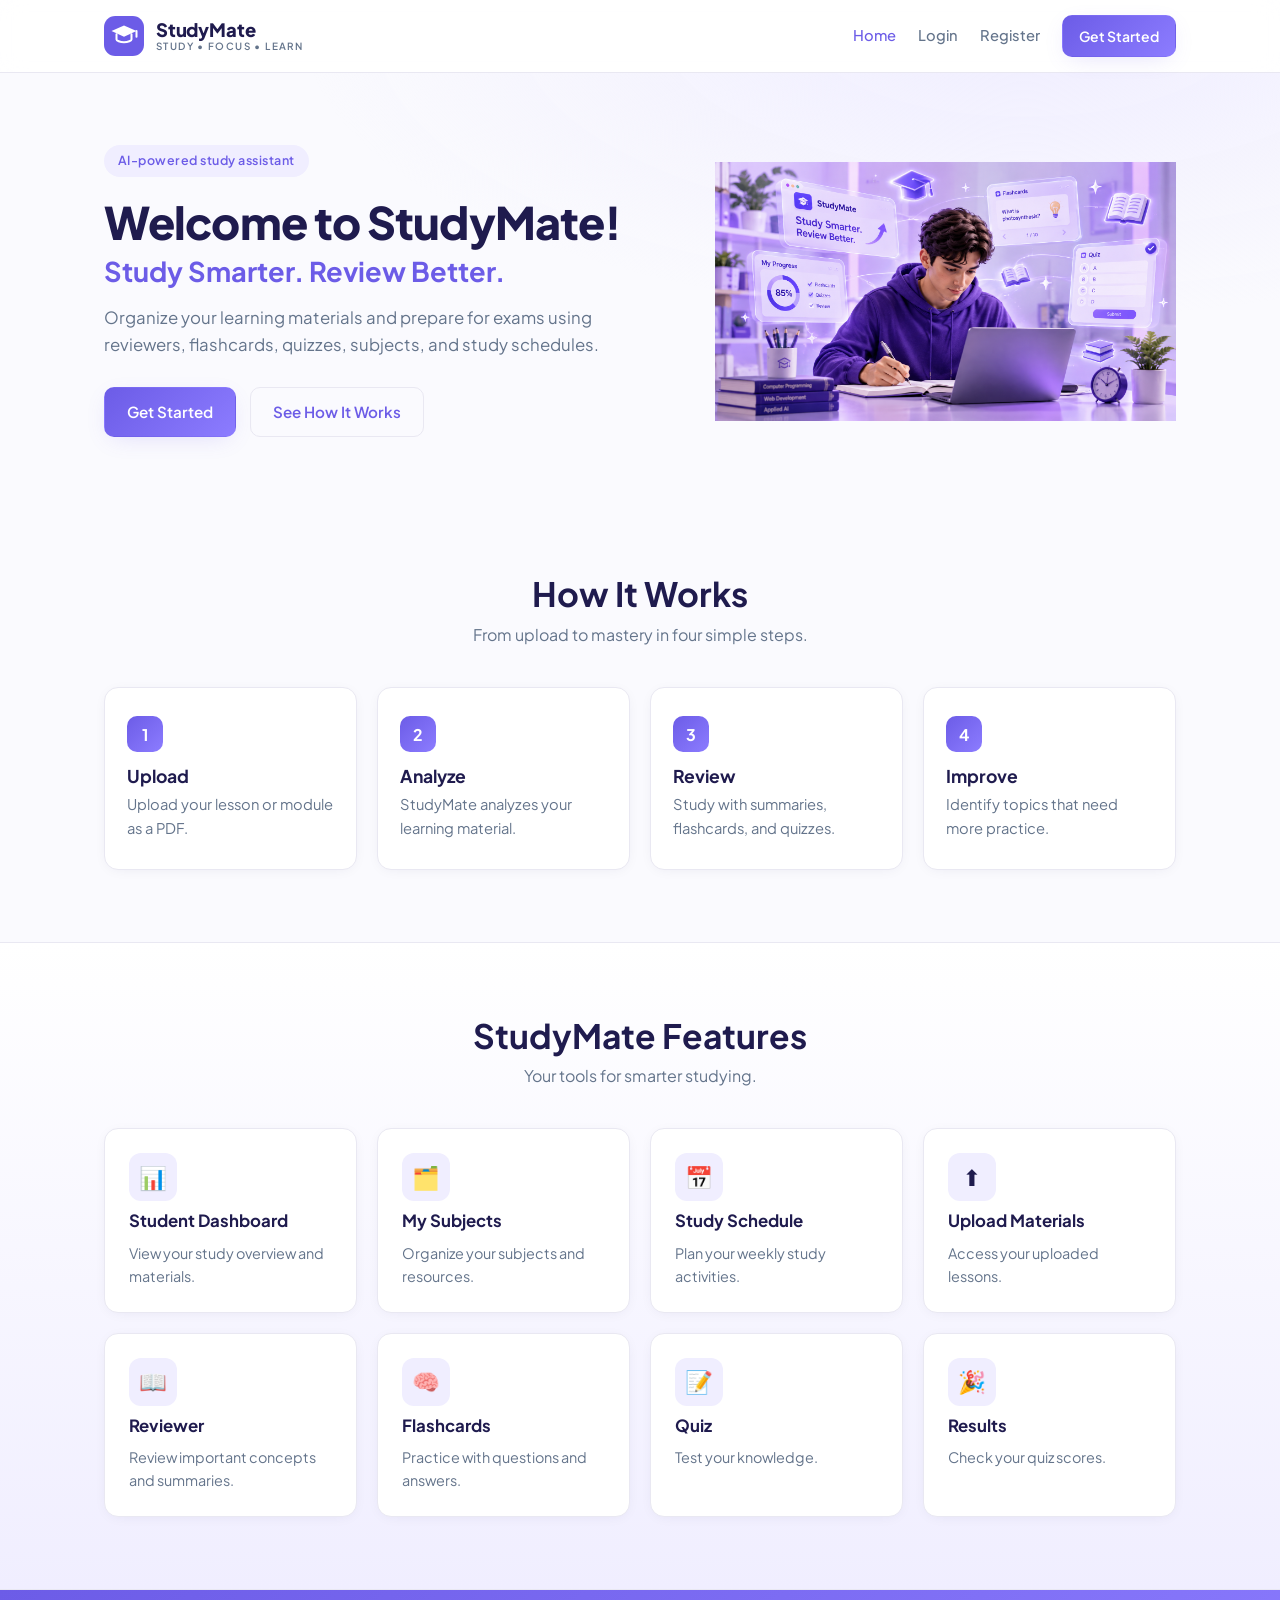
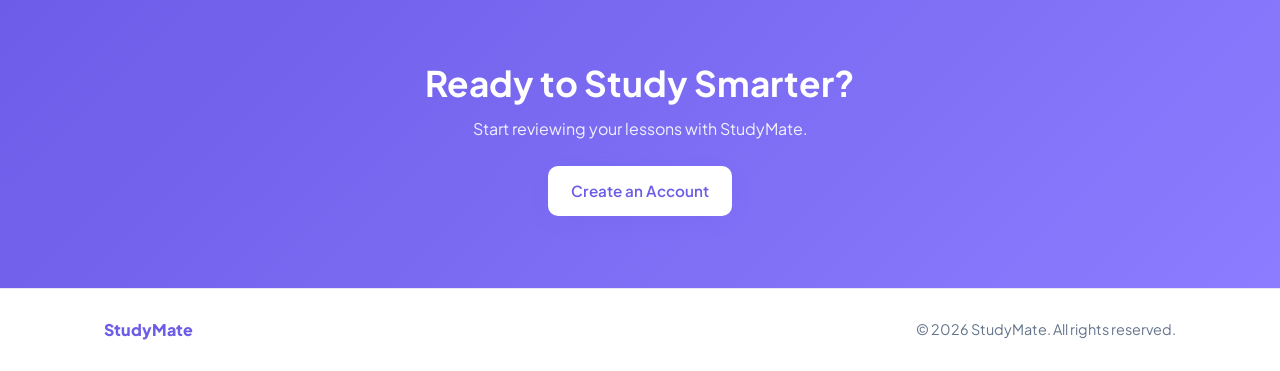
<file: index.html>
<!DOCTYPE html>
<html lang="en">
<head>
    <meta charset="UTF-8">
    <meta name="viewport" content="width=device-width, initial-scale=1.0">

    <title>StudyMate - Home</title>
    <meta name="description" content="StudyMate helps students create summaries, flashcards, quizzes, and study schedules.">

    <!-- Google Font -->
    <link rel="preconnect" href="https://fonts.googleapis.com">
    <link rel="preconnect" href="https://fonts.gstatic.com" crossorigin>
    <link href="https://fonts.googleapis.com/css2?family=Plus+Jakarta+Sans:wght@400;500;600;700;800&display=swap" rel="stylesheet">

    <!-- CSS -->
    <link rel="stylesheet" href="css/main.css">

    <!-- JavaScript -->
    <script src="js/studymate.js" defer></script>
</head>

<body>

    <!-- Header - Jeadine -->
    <header class="site-header">
        <div class="container header-inner">

            <a href="index.html" class="brand">
                <img
                    src="assets/icons/studymate-logo.svg"
                    alt="StudyMate logo"
                    width="40"
                    height="40"
                >

                <span class="brand-text">
                    <span class="brand-name">StudyMate</span>
                    <span class="brand-tag">STUDY • FOCUS • LEARN</span>
                </span>
            </a>

            <!-- Navigation - Jeadine -->
            <nav class="site-nav" aria-label="Main navigation">

                <a href="index.html" class="nav-link active">Home</a>
                <a href="pages/login.html" class="nav-link">Login</a>
                <a href="pages/register.html" class="nav-link">Register</a>
                <a href="pages/login.html" class="btn btn-primary btn-sm">
                    Get Started
                </a>

            </nav>
        </div>
    </header>

    <main>

        <!-- Hero Section - Jeadine -->
        <section class="hero">
            <div class="container hero-inner">

                <!-- Hero Text - Jeadine -->
                <div class="hero-copy">

                    <span class="eyebrow">
                        AI-powered study assistant
                    </span>

                    <h1>Welcome to StudyMate!</h1>

                    <h2 class="hero-headline">
                        Study Smarter. Review Better.
                    </h2>

                    <p class="hero-text">
                        Organize your learning materials and prepare for exams
                        using reviewers, flashcards, quizzes, subjects, and
                        study schedules.
                    </p>

                    <div class="hero-actions">
                        <a href="pages/login.html" class="btn btn-primary">
                            Get Started
                        </a>

                        <a href="#how-it-works" class="btn btn-ghost">
                            See How It Works
                        </a>
                    </div>

                </div>

                <!-- Hero Image - Jeadine -->
                <div class="hero-image">
                    <img
                        src="assets/images/studymate-hero.png"
                        alt="Student studying using StudyMate AI learning tools"
                        class="hero-image-img"
                    >
                </div>

            </div>
        </section>

        <!-- How It Works - Jeadine -->
        <section id="how-it-works" class="section">
            <div class="container">

                <div class="section-head">
                    <h2 class="section-title">How It Works</h2>
                    <p class="section-sub">
                        From upload to mastery in four simple steps.
                    </p>
                </div>

                <ol class="steps">

                    <li class="step">
                        <span class="step-num">1</span>
                        <h3>Upload</h3>
                        <p>Upload your lesson or module as a PDF.</p>
                    </li>

                    <li class="step">
                        <span class="step-num">2</span>
                        <h3>Analyze</h3>
                        <p>StudyMate analyzes your learning material.</p>
                    </li>

                    <li class="step">
                        <span class="step-num">3</span>
                        <h3>Review</h3>
                        <p>Study with summaries, flashcards, and quizzes.</p>
                    </li>

                    <li class="step">
                        <span class="step-num">4</span>
                        <h3>Improve</h3>
                        <p>Identify topics that need more practice.</p>
                    </li>

                </ol>
            </div>
        </section>

        <!-- Features Section - Jeadine -->
        <section class="section section-muted">
            <div class="container">

                <div class="section-head">
                    <h2 class="section-title">StudyMate Features</h2>
                    <p class="section-sub">
                        Your tools for smarter studying.
                    </p>
                </div>

                <div class="feature-grid">

                    <!-- Dashboard - Jhunric -->
                    <a href="pages/dashboard.html" class="feature-card">
                        <span class="feature-icon">📊</span>
                        <h3>Student Dashboard</h3>
                        <p>View your study overview and materials.</p>
                    </a>

                    <!-- Subjects - Arnan -->
                    <a href="pages/subjects.html" class="feature-card">
                        <span class="feature-icon">🗂️</span>
                        <h3>My Subjects</h3>
                        <p>Organize your subjects and resources.</p>
                    </a>

                    <!-- Schedule - Brett -->
                    <a href="pages/schedule.html" class="feature-card">
                        <span class="feature-icon">📅</span>
                        <h3>Study Schedule</h3>
                        <p>Plan your weekly study activities.</p>
                    </a>

                    <!-- Upload - Jhunric -->
                    <a href="pages/upload.html" class="feature-card">
                        <span class="feature-icon">⬆️</span>
                        <h3>Upload Materials</h3>
                        <p>Access your uploaded lessons.</p>
                    </a>

                    <!-- Reviewer - Arnan -->
                    <a href="pages/reviewer.html" class="feature-card">
                        <span class="feature-icon">📖</span>
                        <h3>Reviewer</h3>
                        <p>Review important concepts and summaries.</p>
                    </a>

                    <!-- Flashcards - Brett -->
                    <a href="pages/flashcards.html" class="feature-card">
                        <span class="feature-icon">🧠</span>
                        <h3>Flashcards</h3>
                        <p>Practice with questions and answers.</p>
                    </a>

                    <!-- Quiz - Sammy -->
                    <a href="pages/quiz.html" class="feature-card">
                        <span class="feature-icon">📝</span>
                        <h3>Quiz</h3>
                        <p>Test your knowledge.</p>
                    </a>

                    <!-- Results - Sammy -->
                    <a href="pages/results.html" class="feature-card">
                        <span class="feature-icon">🎉</span>
                        <h3>Results</h3>
                        <p>Check your quiz scores.</p>
                    </a>

                </div>
            </div>
        </section>

        <!-- Call to Action - Jeadine -->
        <section class="cta-band">
            <div class="container cta-inner">

                <h2>Ready to Study Smarter?</h2>
                <p>Start reviewing your lessons with StudyMate.</p>

                <a href="pages/register.html" class="btn btn-light">
                    Create an Account
                </a>

            </div>
        </section>

    </main>

    <!-- Footer - Jeadine -->
    <footer class="site-footer">
        <div class="container footer-inner">

            <span class="footer-brand">StudyMate</span>

            <p>&copy; 2026 StudyMate. All rights reserved.</p>

        </div>
    </footer>

</body>
</html>
</file>
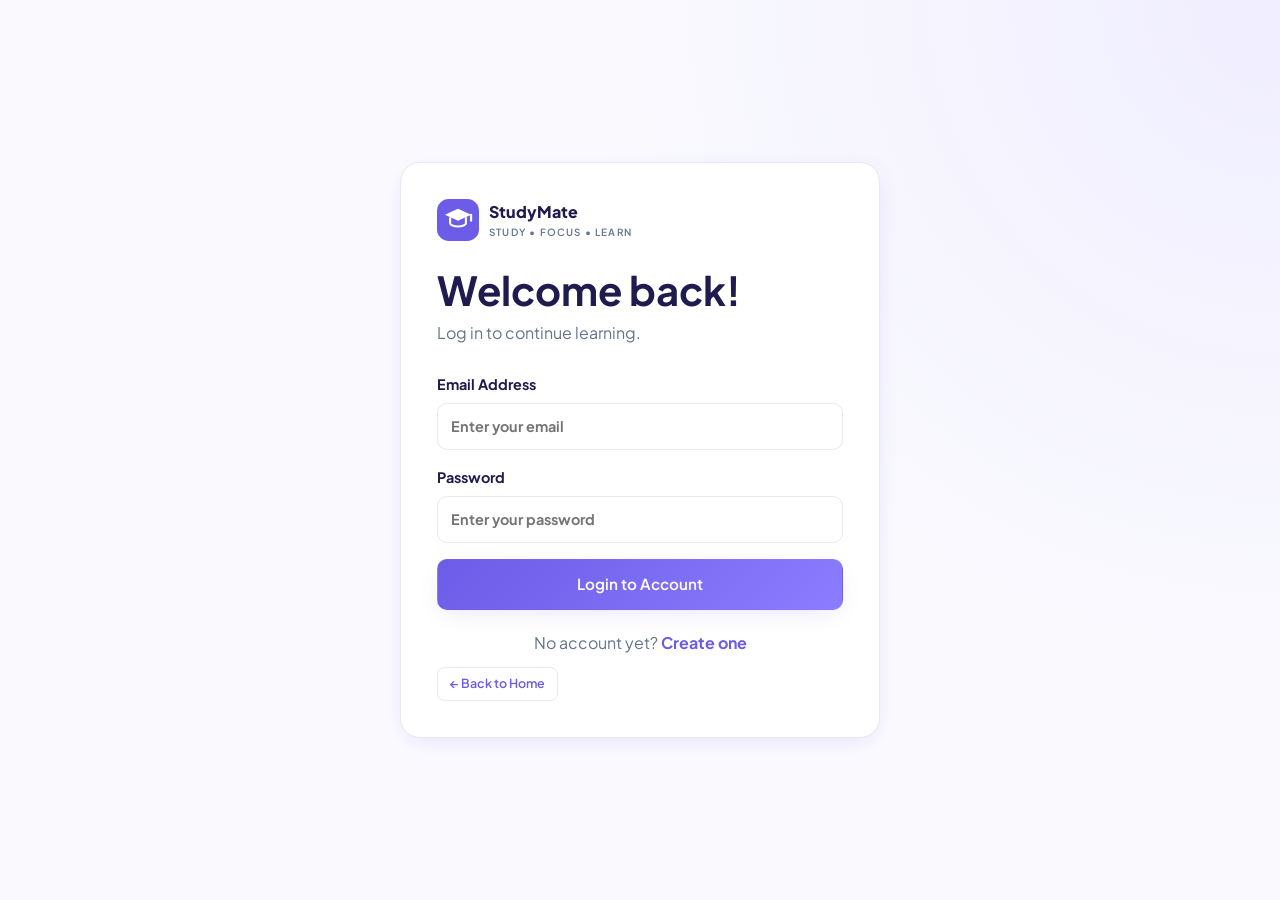
<file: pages/dashboard.html>
<!DOCTYPE html>
<html lang="en">
<head>
    <meta charset="UTF-8">
    <meta name="viewport" content="width=device-width, initial-scale=1.0">

    <title>Student Dashboard | StudyMate</title>

    <meta name="description" content="Manage your study materials and learning activities with StudyMate.">

    <!-- Google Fonts -->
    <link rel="preconnect" href="https://fonts.googleapis.com">
    <link rel="preconnect" href="https://fonts.gstatic.com" crossorigin>
    <link href="https://fonts.googleapis.com/css2?family=Plus+Jakarta+Sans:wght@400;500;600;700;800&display=swap" rel="stylesheet">

    <!-- CSS -->
    <link rel="stylesheet" href="../css/main.css">

    <!-- JavaScript -->
    <script src="../js/studymate.js" defer></script>
</head>

<body>

    <!-- StudyMate Project | Dashboard | Assigned to: Arnan -->

    <!-- Header -->
    <header class="app-header">
        <div class="container app-header-inner">

            <a class="app-brand" href="../index.html">
                <img
                    src="../assets/icons/studymate-logo.svg"
                    width="38"
                    height="38"
                    alt="StudyMate Logo"
                >

                <span>
                    StudyMate
                    <small>STUDY • FOCUS • LEARN</small>
                </span>
            </a>

            <nav class="app-nav">
                <a href="dashboard.html">Dashboard</a>
                <a href="subjects.html">Subjects</a>
                <a href="schedule.html">Schedule</a>
                <a href="upload.html">Upload</a>

                <button
                    type="button"
                    class="btn btn-outline btn-sm"
                    data-logout
                >
                    Log Out
                </button>
            </nav>

        </div>
    </header>

    <!-- Main Content -->
    <main class="container page-shell">

        <!-- Welcome Section -->
        <section class="page-heading">
            <p class="eyebrow">YOUR PERSONAL STUDY SPACE</p>

            <h1>
                Welcome, <span data-user-name>Student</span>!
            </h1>

            <p>
                Manage your learning materials, organize your study time,
                and track your learning progress.
            </p>
        </section>

        <!-- Study Overview -->
        <section class="stats-grid">

            <article class="stat-card">
                <span>📚</span>
                <strong id="materialCount">0</strong>
                <small>Uploaded Materials</small>
            </article>

            <article class="stat-card">
                <span>🧠</span>
                <strong id="flashcardCount">0</strong>
                <small>Available Flashcards</small>
            </article>

            <article class="stat-card">
                <span>📝</span>
                <strong id="quizCount">0</strong>
                <small>Completed Quizzes</small>
            </article>

        </section>

        <!-- Get Started Section -->
        <section class="content-card">
            <h2>Start Your Learning Journey</h2>

            <p>
                Upload your lesson materials first. StudyMate will use
                your uploaded content to help you review and practice.
            </p>

            <div class="page-actions">
                <a href="upload.html" class="btn btn-primary">
                    Upload Materials
                </a>

                <a href="subjects.html" class="btn btn-outline">
                    Explore Subjects
                </a>
            </div>
        </section>

        <!-- Study Tools -->
        <section>
            <div class="page-heading">
                <h2>My Study Tools</h2>
                <p>Access your learning activities in one place.</p>
            </div>

            <div class="tool-grid">

                <a href="upload.html" class="tool-card">
                    <span>📤</span>
                    <h3>Upload Materials</h3>
                    <p>
                        Add your lessons and study files.
                    </p>
                </a>

                <a href="reviewer.html" class="tool-card">
                    <span>📖</span>
                    <h3>Reviewer</h3>
                    <p>
                        Review important information from your lessons.
                    </p>
                </a>

                <a href="flashcards.html" class="tool-card">
                    <span>🧠</span>
                    <h3>Flashcards</h3>
                    <p>
                        Practice remembering important concepts.
                    </p>
                </a>

                <a href="quiz.html" class="tool-card">
                    <span>📝</span>
                    <h3>Quiz</h3>
                    <p>
                        Test your knowledge and understanding.
                    </p>
                </a>

                <a href="results.html" class="tool-card">
                    <span>🏆</span>
                    <h3>Results</h3>
                    <p>
                        Check your completed quiz scores.
                    </p>
                </a>

                <a href="schedule.html" class="tool-card">
                    <span>📅</span>
                    <h3>Study Schedule</h3>
                    <p>
                        Organize your personal study activities.
                    </p>
                </a>

            </div>
        </section>

        <!-- Uploaded Materials Overview -->
        <section class="content-card" style="margin-top: 28px;">

            <div class="row" style="justify-content: space-between; align-items: center; flex-wrap: wrap;">
                <h2>My Recent Materials</h2>

                <a href="upload.html" class="btn btn-outline back-button">
                    View All Materials →
                </a>
            </div>

            <div id="dashboardMaterials">
                <p class="empty-state">
                    You haven't uploaded any materials yet.
                    Start by adding your first lesson.
                </p>
            </div>

        </section>

    </main>

    <!-- Footer -->
    <footer class="app-footer">
        <div class="container">
            © 2026 StudyMate | STUDY • FOCUS • LEARN
        </div>
    </footer>

    <!-- Dashboard Data -->
    <script>
        document.addEventListener("DOMContentLoaded", function () {

            const user = JSON.parse(
                localStorage.getItem("studyMateCurrentUser") || "null"
            );

            if (!user) return;

            const emailKey = encodeURIComponent(user.email);

            const files = JSON.parse(
                localStorage.getItem("studyMateFiles_" + emailKey) || "[]"
            );

            const results = JSON.parse(
                localStorage.getItem("studyMateResults_" + emailKey) || "[]"
            );

            const materialCount = document.getElementById("materialCount");
            const flashcardCount = document.getElementById("flashcardCount");
            const quizCount = document.getElementById("quizCount");
            const dashboardMaterials = document.getElementById("dashboardMaterials");

            // Display uploaded material count
            materialCount.textContent = files.length;

            // Count available flashcards from uploaded lesson content
            const flashcards = files.flatMap(file =>
                file.content
                    .split(/[.!?\n]+/)
                    .map(sentence => sentence.trim())
                    .filter(sentence => sentence.length > 15)
            );

            flashcardCount.textContent = flashcards.length;

            // Display completed quiz count
            quizCount.textContent = results.length;

            // Display uploaded materials
            if (files.length > 0) {

                dashboardMaterials.innerHTML = files.map(file => `
                    <div class="file-row">
                        <span>📄 ${escapeText(file.name)}</span>
                        <span class="helper-text">Uploaded lesson</span>
                    </div>
                `).join("");

            } else {

                dashboardMaterials.innerHTML = `
                    <div class="empty-state">
                        <h3>No materials uploaded yet.</h3>
                        <p>
                            Upload your first lesson to start creating
                            your study resources.
                        </p>

                        <a href="upload.html" class="btn btn-primary">
                            Upload My First Lesson
                        </a>
                    </div>
                `;
            }

        });

        function escapeText(value) {
            return String(value).replace(/[&<>"']/g, character => ({
                "&": "&amp;",
                "<": "&lt;",
                ">": "&gt;",
                '"': "&quot;",
                "'": "&#39;"
            })[character]);
        }
    </script>

</body>
</html>
</file>
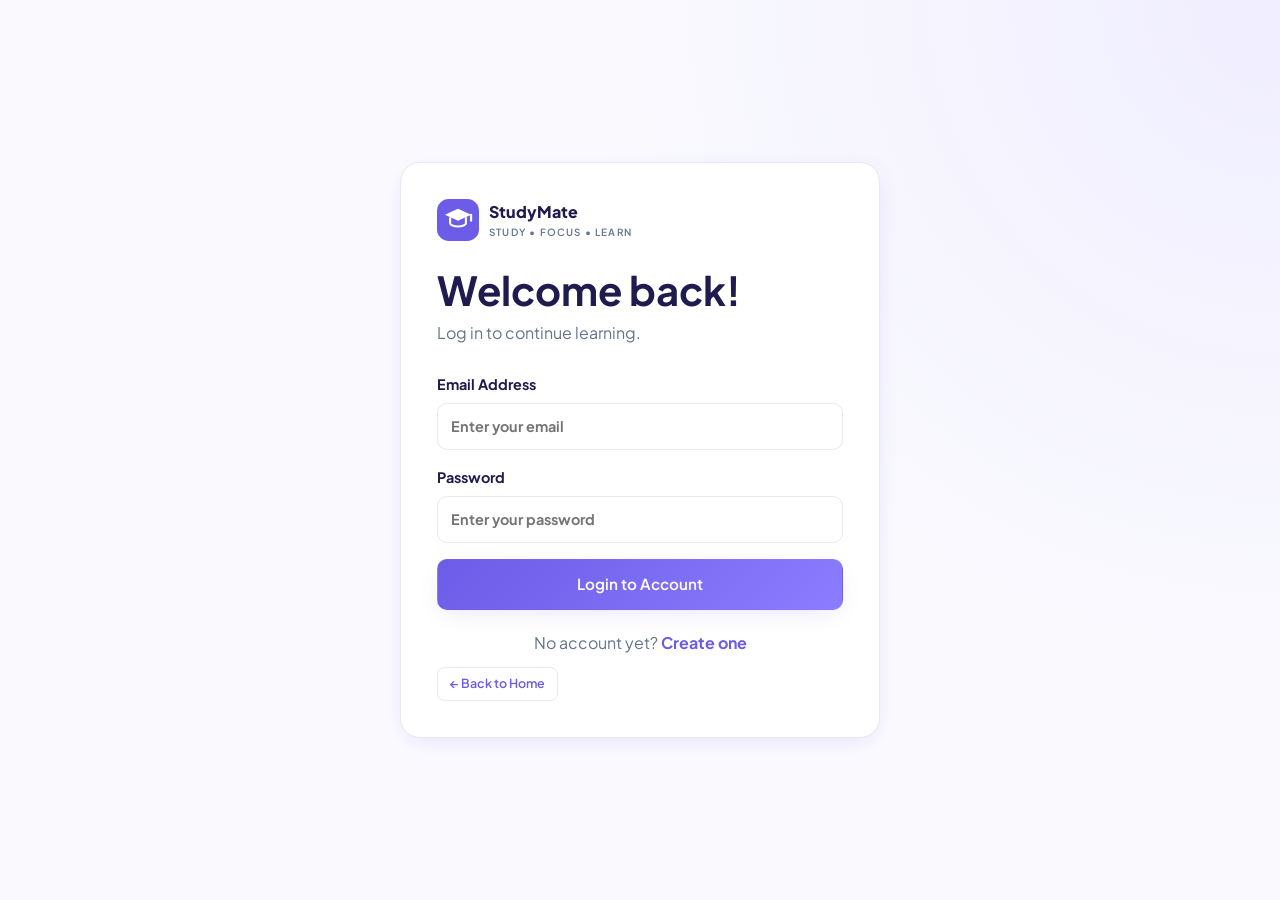
<file: pages/flashcards.html>
<!DOCTYPE html>
<html lang="en">
<head>
    <meta charset="UTF-8">
    <meta name="viewport" content="width=device-width, initial-scale=1.0">
    <title>My Flashcards | StudyMate</title>
    <link rel="stylesheet" href="../css/main.css">
    <script src="../js/studymate.js" defer></script>
</head>
<body>

<header class="app-header">
    <div class="container app-header-inner">
        <a class="app-brand" href="../index.html">StudyMate</a>

        <nav class="app-nav">
            <a href="dashboard.html">Dashboard</a>
            <a href="subjects.html">Subjects</a>
            <a href="schedule.html">Schedule</a>
            <a href="upload.html">Upload</a>
            <button data-logout class="btn btn-outline btn-sm">Log out</button>
        </nav>
    </div>
</header>

<main class="container page-shell">

    <div class="page-heading">
        <p class="eyebrow">ACTIVE RECALL PRACTICE</p>
        <h1>My Flashcards</h1>
        <p>Review important information from your uploaded lessons.</p>
    </div>

    <section id="flashcardContent" class="flashcard-grid">
        <div class="content-card empty-state">
            <h2>No flashcards available yet.</h2>
            <p>Upload your lesson materials to get started.</p>
            <a href="upload.html" class="btn btn-primary">
                Upload Materials
            </a>
        </div>
    </section>

    <div class="page-actions">
        <a href="dashboard.html" class="btn btn-outline">Dashboard</a>
        <a href="quiz.html" class="btn btn-primary">Take Quiz</a>
    </div>

</main>

</body>
</html>
</file>
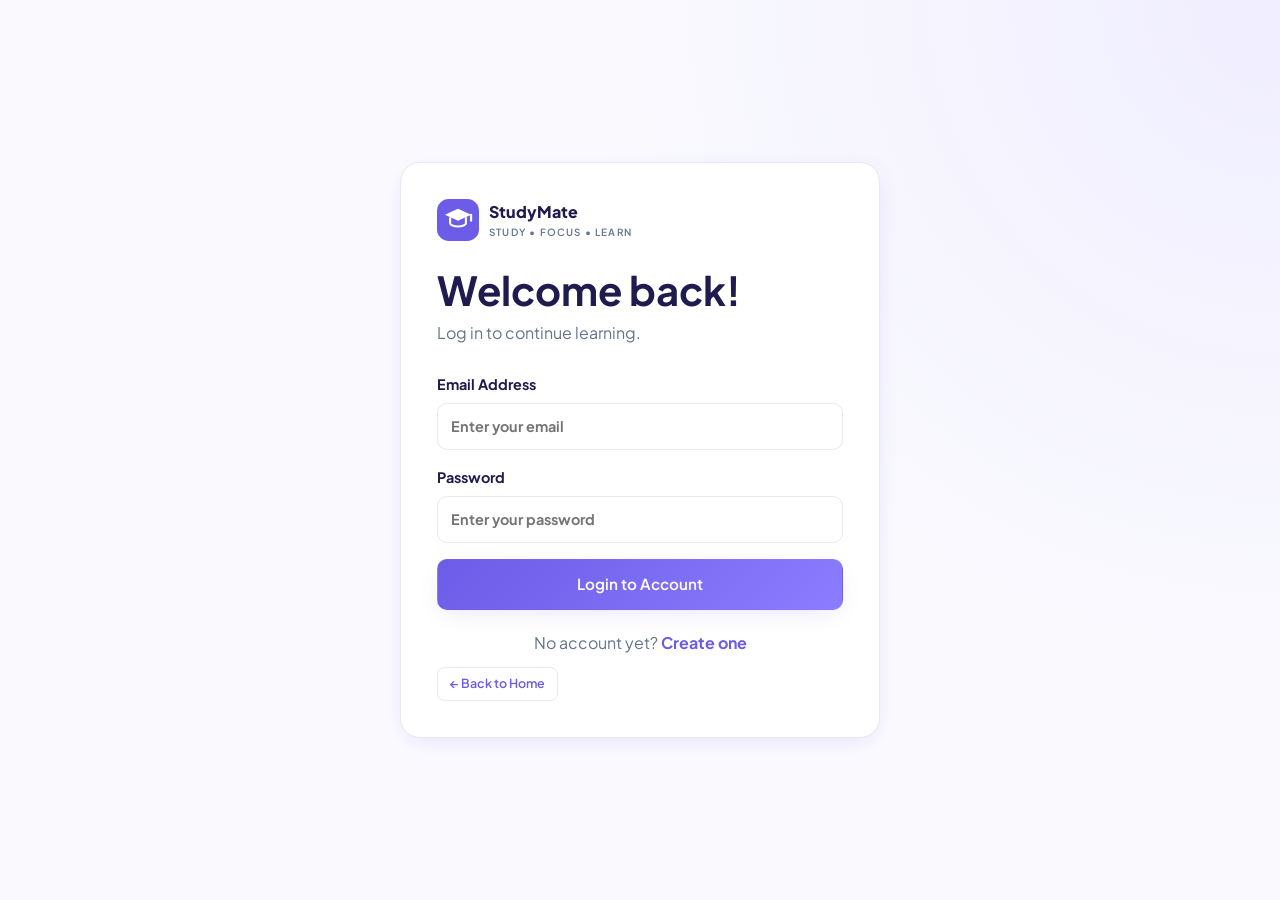
<file: pages/login.html>
<!DOCTYPE html>
<html lang="en">
<head>
    <meta charset="UTF-8">
    <meta name="viewport" content="width=device-width, initial-scale=1.0">

    <title>Login | StudyMate</title>

    <link rel="preconnect" href="https://fonts.googleapis.com">
    <link rel="preconnect" href="https://fonts.gstatic.com" crossorigin>

    <link
        href="https://fonts.googleapis.com/css2?family=Plus+Jakarta+Sans:wght@400;500;600;700;800&display=swap"
        rel="stylesheet"
    >

    <link rel="stylesheet" href="../css/main.css">

    <script src="../js/studymate.js" defer></script>
</head>

<body class="auth-page">

    <!-- StudyMate Project | Login Page | Assigned to: Jeadine -->

    <main class="auth-wrap">

        <section class="auth-card">

            <a class="app-brand auth-brand" href="../index.html">
                <img
                    src="../assets/icons/studymate-logo.svg"
                    width="42"
                    height="42"
                    alt="StudyMate Logo"
                >

                <span>
                    StudyMate
                    <small>STUDY • FOCUS • LEARN</small>
                </span>
            </a>

            <div class="page-heading">
                <h1>Welcome back!</h1>
                <p>Log in to continue learning.</p>
            </div>

            <form id="loginForm" class="form-stack">

                <label for="loginEmail">
                    Email Address
                    <input
                        type="email"
                        id="loginEmail"
                        name="email"
                        placeholder="Enter your email"
                        autocomplete="email"
                        required
                    >
                </label>

                <label for="loginPassword">
                    Password
                    <input
                        type="password"
                        id="loginPassword"
                        name="password"
                        placeholder="Enter your password"
                        autocomplete="current-password"
                        required
                    >
                </label>

                <button
                    type="submit"
                    class="btn btn-primary btn-full"
                >
                    Login to Account
                </button>

            </form>

            <p class="auth-note">
                No account yet?
                <a href="register.html">Create one</a>
            </p>

            <a class="btn btn-outline back-button" href="../index.html">
                ← Back to Home
            </a>

        </section>

    </main>

</body>
</html>
</file>
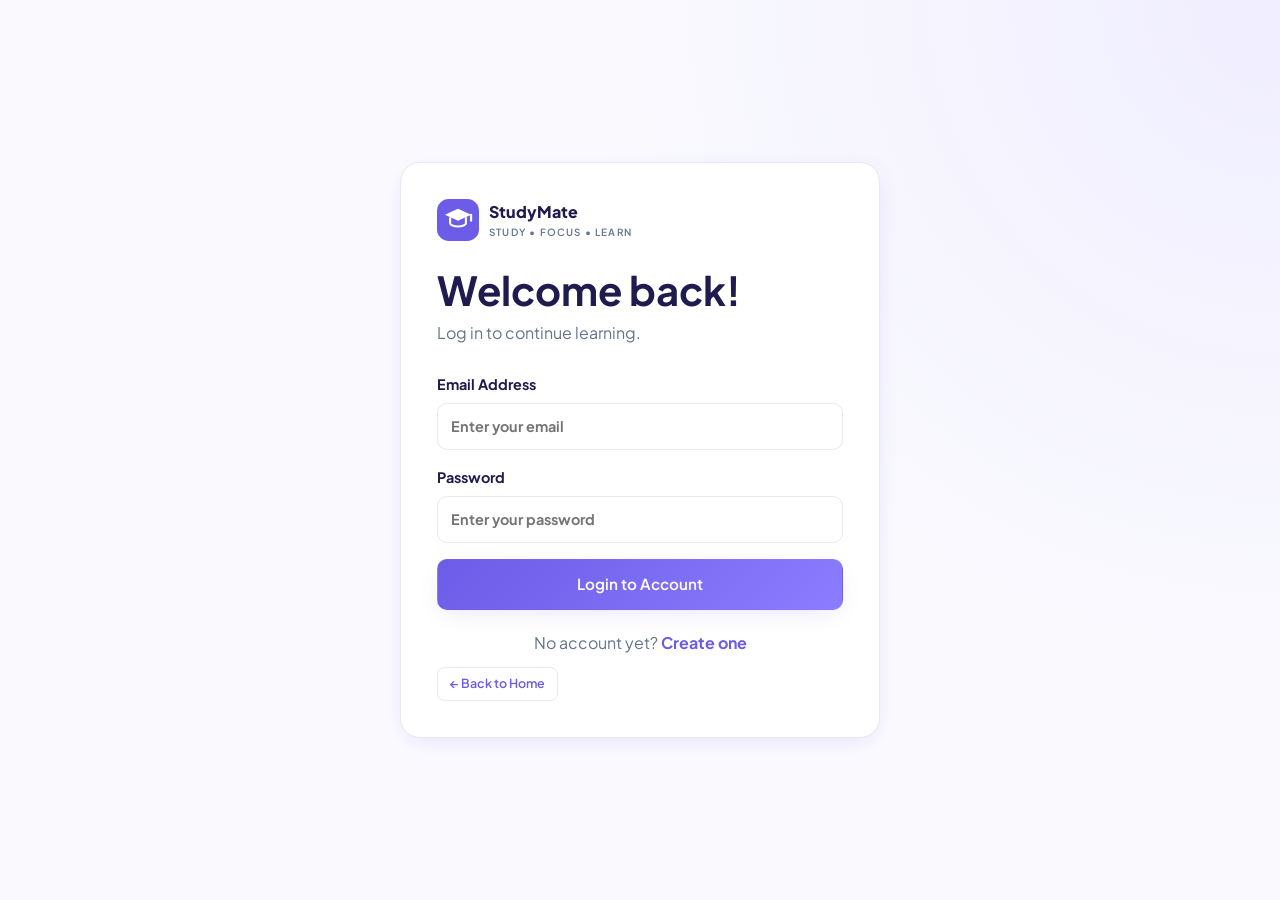
<file: pages/quiz.html>
<!DOCTYPE html>
<html lang="en">
<head>
    <meta charset="UTF-8">
    <meta name="viewport" content="width=device-width, initial-scale=1.0">

    <title>Quiz | StudyMate</title>

    <meta name="description" content="Test your knowledge using your uploaded study materials.">

    <!-- Google Fonts -->
    <link rel="preconnect" href="https://fonts.googleapis.com">
    <link rel="preconnect" href="https://fonts.gstatic.com" crossorigin>
    <link href="https://fonts.googleapis.com/css2?family=Plus+Jakarta+Sans:wght@400;500;600;700;800&display=swap" rel="stylesheet">

    <!-- Main CSS -->
    <link rel="stylesheet" href="../css/main.css">

    <!-- Main JavaScript -->
    <script src="../js/studymate.js" defer></script>
</head>

<body>

    <!-- StudyMate Project | Quiz Page | Assigned to: Sammy -->

    <!-- Header -->
    <header class="app-header">
        <div class="container app-header-inner">

          <a class="app-brand" href="../index.html">
                <img
                    src="../assets/icons/studymate-logo.svg"
                    width="38"
                    height="38"
                    alt="StudyMate Logo"
                >

                <span>
                    StudyMate
                    <small>STUDY • FOCUS • LEARN</small>
                </span>
            </a>

            <nav class="app-nav">
                <a href="dashboard.html">Dashboard</a>
                <a href="subjects.html">Subjects</a>
                <a href="schedule.html">Schedule</a>
                <a href="upload.html">Upload</a>

                <button type="button" class="btn btn-outline btn-sm" data-logout>
                    Log Out
                </button>
            </nav>

        </div>
    </header>

    <!-- Main Content -->
    <main class="container page-shell">

        <!-- Page Heading -->
        <section class="page-heading">
            <p class="eyebrow">TEST YOUR KNOWLEDGE</p>

            <h1>My Quiz</h1>

            <p>
                Practice and test your understanding using your uploaded
                lesson materials.
            </p>
        </section>

        <!-- No Uploaded Materials -->
        <section id="quizEmpty" class="content-card empty-state" hidden>

            <div class="quiz-empty-icon">📝</div>

            <h2>No Quiz Available Yet</h2>

            <p>
                You haven't uploaded any lesson materials.
                Upload your lessons first to start your study activities.
            </p>

            <a href="upload.html" class="btn btn-primary">
                Upload Materials
            </a>

        </section>

        <!-- Uploaded Materials Available -->
        <section id="quizAvailable" hidden>

            <div class="content-card">

                <div class="quiz-empty-icon">📚</div>

                <h2>Your Study Materials Are Ready</h2>

                <p>
                    You have uploaded lesson materials. Choose a lesson
                    to prepare your quiz.
                </p>

                <div id="quizMaterials" class="quiz-material-list">
                    <!-- Uploaded materials will appear here -->
                </div>

            </div>

        </section>

        <!-- Quiz Instructions -->
        <section class="content-card">

            <h2>How to Take a Quiz</h2>

            <ul class="reminder-list">
                <li>Upload your lesson materials first.</li>
                <li>Choose the lesson you want to study.</li>
                <li>Review your lesson before taking a quiz.</li>
                <li>Submit your answers to calculate your score.</li>
                <li>Check your performance on the Results page.</li>
            </ul>

        </section>

        <!-- Page Actions -->
        <div class="page-actions">

            <a href="dashboard.html" class="btn btn-outline">
                Back to Dashboard
            </a>

            <a href="upload.html" class="btn btn-primary">
                Upload Materials
            </a>

        </div>

    </main>

    <!-- Footer -->
    <footer class="app-footer">
        <div class="container">
            © 2026 StudyMate | STUDY • FOCUS • LEARN
        </div>
    </footer>

    <!-- Quiz Page Script -->
    <script>
        document.addEventListener("DOMContentLoaded", function () {

            const currentUser = JSON.parse(
                localStorage.getItem("studyMateCurrentUser") || "null"
            );

            const quizEmpty = document.getElementById("quizEmpty");
            const quizAvailable = document.getElementById("quizAvailable");
            const quizMaterials = document.getElementById("quizMaterials");

            // Check if the student is logged in
            if (!currentUser || !currentUser.email) {
                quizEmpty.hidden = false;
                quizAvailable.hidden = true;

                quizEmpty.querySelector("h2").textContent = "Please Log In First";

                quizEmpty.querySelector("p").textContent =
                    "Log in to your StudyMate account to access your study materials.";

                quizEmpty.querySelector("a").textContent = "Go to Login";
                quizEmpty.querySelector("a").href = "login.html";

                return;
            }

            // Get the logged-in student's uploaded materials
            const emailKey = encodeURIComponent(currentUser.email);

            const uploadedFiles = JSON.parse(
                localStorage.getItem("studyMateFiles_" + emailKey) || "[]"
            );

            // Show empty state if there are no materials
            if (!uploadedFiles.length) {
                quizEmpty.hidden = false;
                quizAvailable.hidden = true;
                return;
            }

            // Show available uploaded materials
            quizEmpty.hidden = true;
            quizAvailable.hidden = false;

            quizMaterials.innerHTML = "";

            uploadedFiles.forEach(function (file) {

                const materialCard = document.createElement("div");
                materialCard.className = "quiz-material-card";

                const materialName = document.createElement("h3");
                materialName.textContent = file.name || "Untitled Lesson";

                const materialDescription = document.createElement("p");
                materialDescription.textContent =
                    "Uploaded lesson material";

                const materialStatus = document.createElement("span");
                materialStatus.className = "quiz-status";
                materialStatus.textContent = "Ready for Review";

                materialCard.appendChild(materialName);
                materialCard.appendChild(materialDescription);
                materialCard.appendChild(materialStatus);

                quizMaterials.appendChild(materialCard);

            });

        });
    </script>

</body>
</html>
</file>
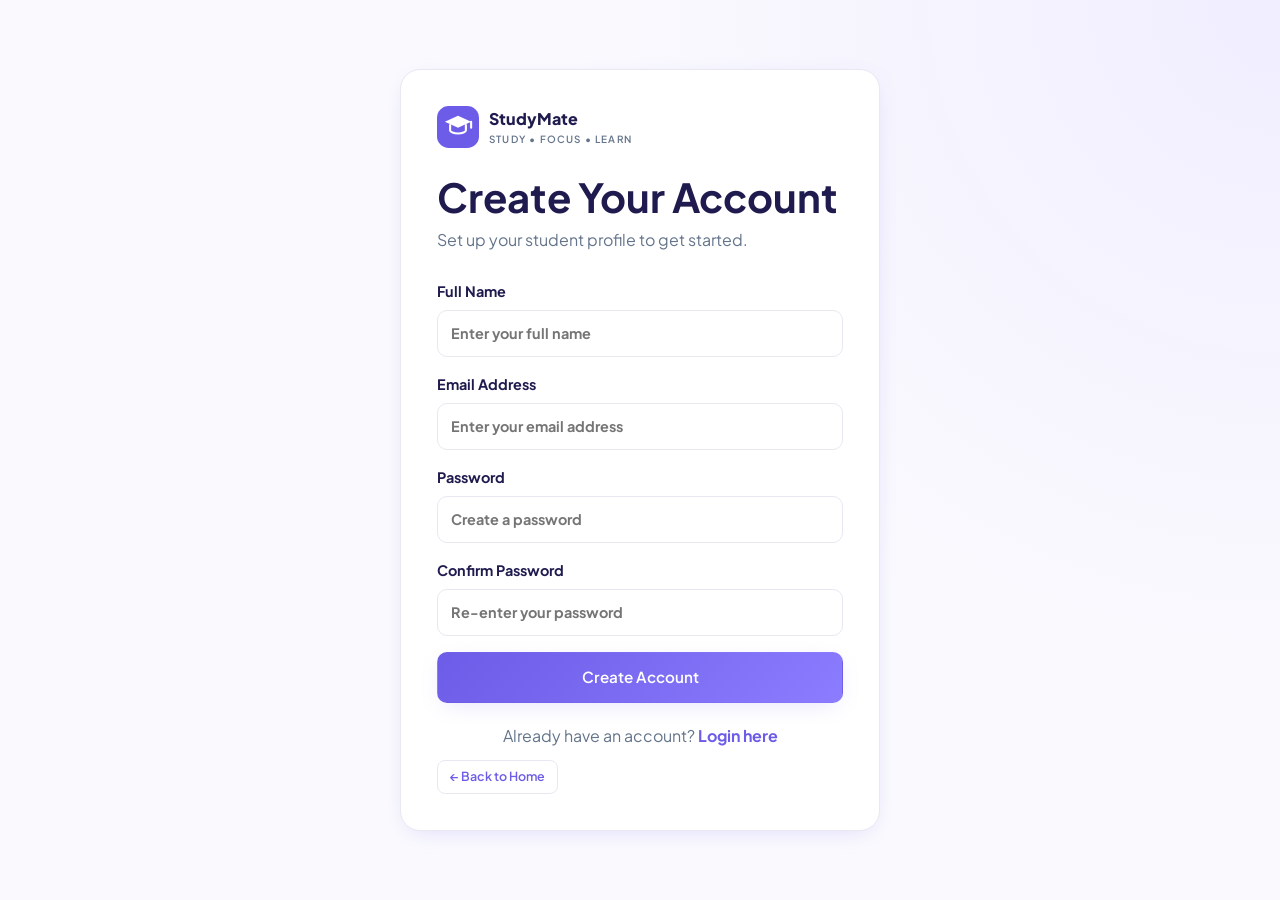
<file: pages/register.html>
<!DOCTYPE html>
<html lang="en">
<head>
    <meta charset="UTF-8">
    <meta name="viewport" content="width=device-width, initial-scale=1.0">

    <title>Create Account | StudyMate</title>

    <link rel="preconnect" href="https://fonts.googleapis.com">
    <link rel="preconnect" href="https://fonts.gstatic.com" crossorigin>

    <link
        href="https://fonts.googleapis.com/css2?family=Plus+Jakarta+Sans:wght@400;500;600;700;800&display=swap"
        rel="stylesheet"
    >

    <link rel="stylesheet" href="../css/main.css">

    <script src="../js/studymate.js" defer></script>
</head>

<body class="auth-page">

    <!-- StudyMate Project | Register Page | Assigned to: Jeadine -->

    <main class="auth-wrap">

        <section class="auth-card">

            <a class="app-brand auth-brand" href="../index.html">
                <img
                    src="../assets/icons/studymate-logo.svg"
                    width="42"
                    height="42"
                    alt="StudyMate Logo"
                >

                <span>
                    StudyMate
                    <small>STUDY • FOCUS • LEARN</small>
                </span>
            </a>

            <div class="page-heading">
                <h1>Create Your Account</h1>
                <p>Set up your student profile to get started.</p>
            </div>

            <form id="registerForm" class="form-stack">

                <label for="registerName">
                    Full Name
                    <input
                        type="text"
                        id="registerName"
                        name="fullname"
                        placeholder="Enter your full name"
                        autocomplete="name"
                        required
                    >
                </label>

                <label for="registerEmail">
                    Email Address
                    <input
                        type="email"
                        id="registerEmail"
                        name="email"
                        placeholder="Enter your email address"
                        autocomplete="email"
                        required
                    >
                </label>

                <label for="registerPassword">
                    Password
                    <input
                        type="password"
                        id="registerPassword"
                        name="password"
                        placeholder="Create a password"
                        minlength="6"
                        autocomplete="new-password"
                        required
                    >
                </label>

                <label for="confirmPassword">
                    Confirm Password
                    <input
                        type="password"
                        id="confirmPassword"
                        name="confirmPassword"
                        placeholder="Re-enter your password"
                        minlength="6"
                        autocomplete="new-password"
                        required
                    >
                </label>

                <button
                    type="submit"
                    class="btn btn-primary btn-full"
                >
                    Create Account
                </button>

            </form>

            <p class="auth-note">
                Already have an account?
                <a href="login.html">Login here</a>
            </p>

            <a class="btn btn-outline back-button" href="../index.html">
                ← Back to Home
            </a>


        </section>

    </main>

</body>
</html>
</file>
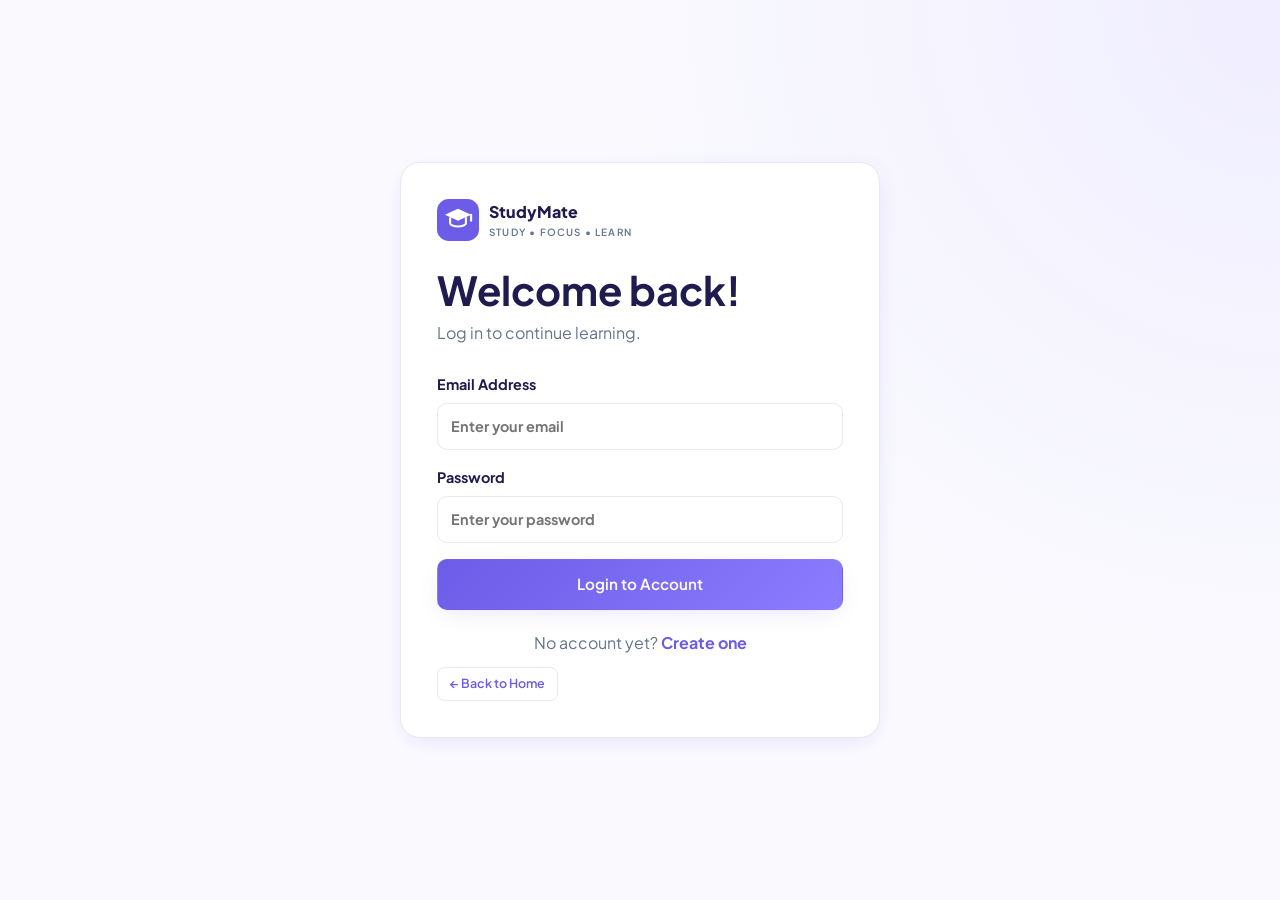
<file: pages/results.html>
<!DOCTYPE html>
<html lang="en">
<head>
    <meta charset="UTF-8">
    <meta name="viewport" content="width=device-width, initial-scale=1.0">
    <title>My Results | StudyMate</title>
    <link rel="stylesheet" href="../css/main.css">
    <script src="../js/studymate.js" defer></script>
</head>
<body>

<header class="app-header">
    <div class="container app-header-inner">
        <a class="app-brand" href="../index.html">StudyMate</a>

        <nav class="app-nav">
            <a href="dashboard.html">Dashboard</a>
            <a href="subjects.html">Subjects</a>
            <a href="schedule.html">Schedule</a>
            <a href="upload.html">Upload</a>
            <button data-logout class="btn btn-outline btn-sm">Log out</button>
        </nav>
    </div>
</header>

<main class="container page-shell">

    <div class="page-heading">
        <p class="eyebrow">YOUR LEARNING PROGRESS</p>
        <h1>My Results</h1>
        <p>Your quiz scores will be recorded here.</p>
    </div>

    <section id="resultContent">
        <div class="content-card empty-state">
            <h2>No quiz results yet.</h2>
            <p>Complete a quiz to see your results.</p>
        </div>
    </section>

    <div class="page-actions">
        <a href="dashboard.html" class="btn btn-outline">Dashboard</a>
        <a href="quiz.html" class="btn btn-primary">Take Quiz</a>
    </div>

</main>

</body>
</html>
</file>
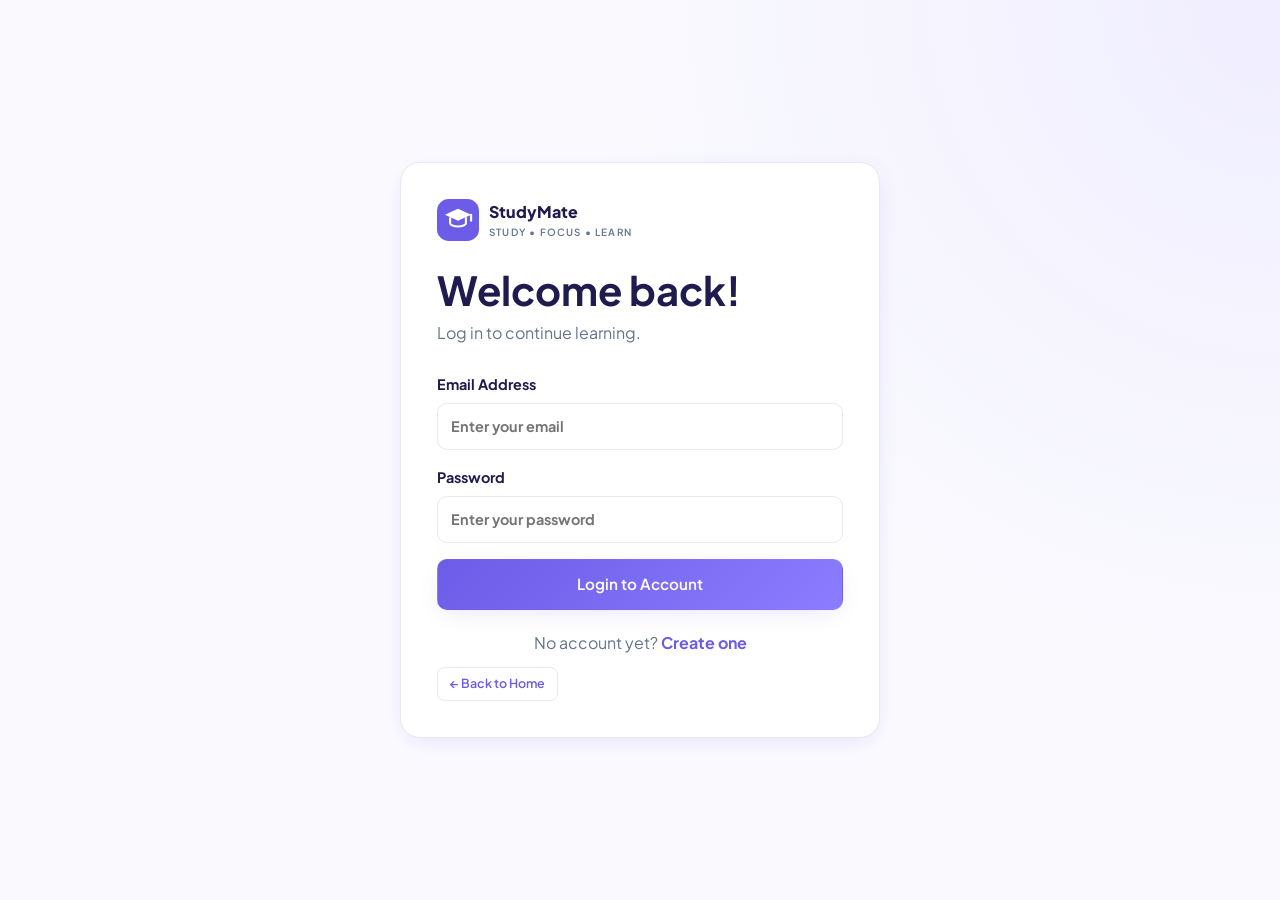
<file: pages/reviewer.html>
<!DOCTYPE html>
<html lang="en">
<head>
    <meta charset="UTF-8">
    <meta name="viewport" content="width=device-width, initial-scale=1.0">
    <title>My Reviewer | StudyMate</title>
    <link rel="stylesheet" href="../css/main.css">
    <script src="../js/studymate.js" defer></script>
</head>
<body>

<header class="app-header">
    <div class="container app-header-inner">
        <a class="app-brand" href="../index.html">
                <img
                    src="../assets/icons/studymate-logo.svg"
                    width="38"
                    height="38"
                    alt="StudyMate Logo"
                >

                <span>
                    StudyMate
                    <small>STUDY • FOCUS • LEARN</small>
                </span>
            </a>

        <nav class="app-nav">
            <a href="dashboard.html">Dashboard</a>
            <a href="subjects.html">Subjects</a>
            <a href="schedule.html">Schedule</a>
            <a href="upload.html">Upload</a>
            <button data-logout class="btn btn-outline btn-sm">Log out</button>
        </nav>
    </div>
</header>

<main class="container page-shell">

    <div class="page-heading">
        <p class="eyebrow">YOUR LEARNING MATERIALS</p>
        <h1>My Reviewer</h1>
        <p>Your uploaded lessons will appear here.</p>
    </div>

    <section id="reviewerContent">
        <div class="content-card empty-state">
            <h2>No reviewer available yet.</h2>
            <p>Upload your lesson materials first.</p>
            <a href="upload.html" class="btn btn-primary">
                Upload Materials
            </a>
        </div>
    </section>

    <div class="page-actions">
        <a href="dashboard.html" class="btn btn-outline">Dashboard</a>
        <a href="flashcards.html" class="btn btn-primary">My Flashcards</a>
    </div>

</main>

</body>
</html>
</file>
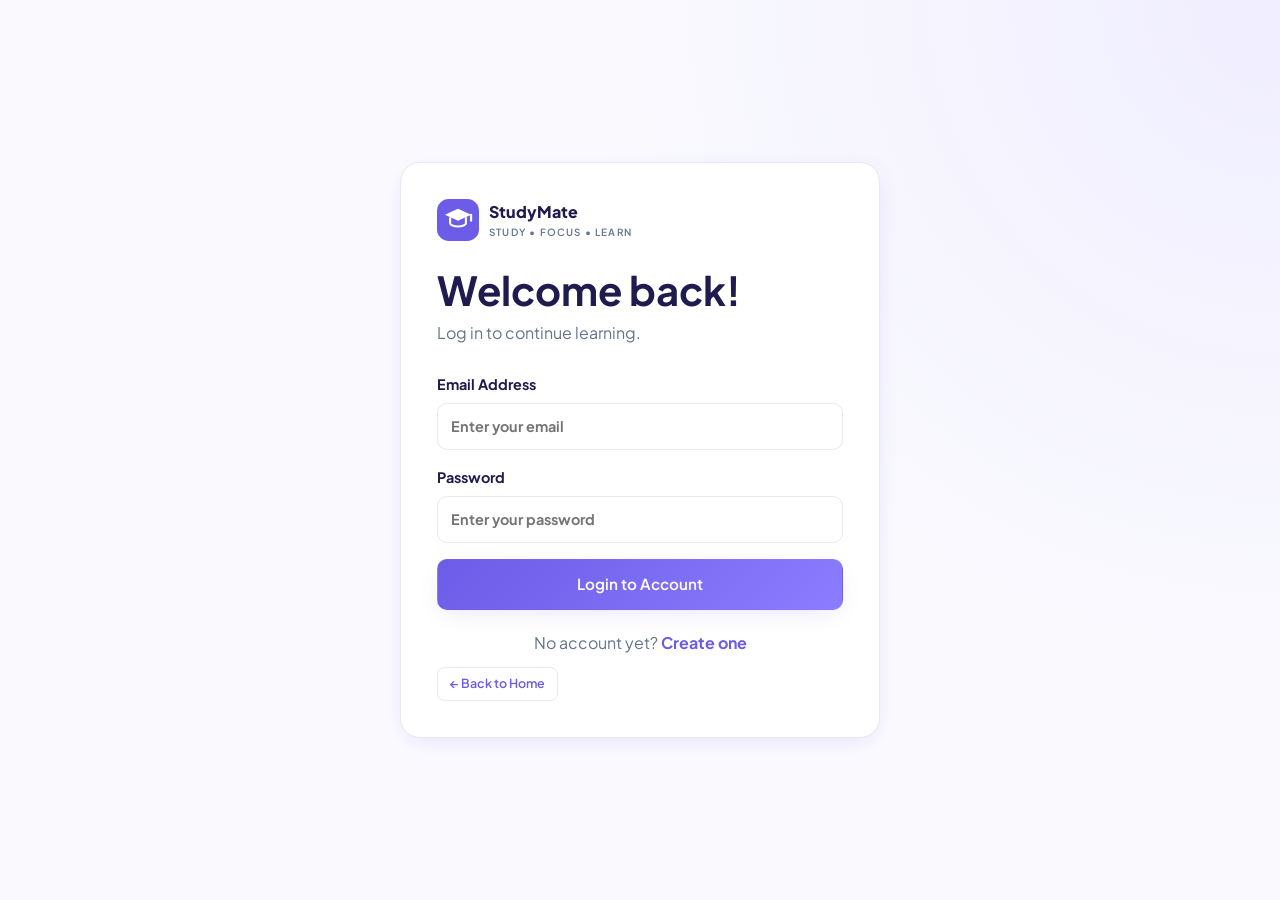
<file: pages/subjects.html>
<!DOCTYPE html>
<html lang="en">
<head>
    <meta charset="UTF-8">
    <meta name="viewport" content="width=device-width, initial-scale=1.0">
    <title>My Subjects | StudyMate</title>

    <link rel="stylesheet" href="../css/main.css">
    <script src="../js/studymate.js" defer></script>
</head>
<body>

    <!-- StudyMate Project | Subjects Page -->

    <header class="app-header">
        <div class="container app-header-inner">
            <a class="app-brand" href="../index.html">
                <img src="../assets/icons/studymate-logo.svg" width="38" height="38" alt="StudyMate Logo">

                <span>
                    StudyMate
                    <small>STUDY • FOCUS • LEARN</small>
                </span>
            </a>

            <nav class="app-nav">
                <a href="dashboard.html">Dashboard</a>
                <a href="subjects.html">Subjects</a>
                <a href="schedule.html">Schedule</a>
                <a href="upload.html">Upload</a>
            </nav>
        </div>
    </header>

    <main class="container page-shell">

        <div class="page-heading">
            <h1>My Subjects</h1>
            <p>View and organize your uploaded study materials.</p>
        </div>

        <!-- Login Required -->
        <section id="subjectsLogin" class="empty-state" hidden>
            <h2>Please Log In First</h2>
            <p>You need to log in to view your subjects.</p>
            <a href="login.html" class="btn btn-primary">Log In</a>
        </section>

        <!-- No Subjects -->
        <section id="subjectsEmpty" class="empty-state" hidden>
            <h2>No Subjects Yet</h2>
            <p>
                You haven't uploaded any study materials.
                Upload your first lesson to start organizing your subjects.
            </p>
            <a href="upload.html" class="btn btn-primary">
                Upload Materials
            </a>
        </section>

        <!-- Uploaded Subjects -->
        <section id="subjectsContent" hidden>
            <div id="subjectGrid" class="subject-grid"></div>

            <div class="page-actions">
                <a href="upload.html" class="btn btn-primary">
                    Upload More Materials
                </a>
            </div>
        </section>

        <div class="page-actions">
            <a class="btn btn-outline" href="../index.html">Home</a>
            <a class="btn btn-outline" href="dashboard.html">Dashboard</a>
        </div>

    </main>

    <script>
        document.addEventListener("DOMContentLoaded", function () {

            const loginSection = document.getElementById("subjectsLogin");
            const emptySection = document.getElementById("subjectsEmpty");
            const contentSection = document.getElementById("subjectsContent");
            const subjectGrid = document.getElementById("subjectGrid");

            // Get the current logged-in user
            let currentUser = null;

            try {
                currentUser = JSON.parse(
                    localStorage.getItem("studyMateCurrentUser")
                );
            } catch (error) {
                currentUser = null;
            }

            // Check if the user is logged in
            if (!currentUser || !currentUser.email) {
                loginSection.hidden = false;
                return;
            }

            // Get materials belonging to this account
            const userKey = encodeURIComponent(currentUser.email);
            const storageKey = "studyMateFiles_" + userKey;

            let materials = [];

            try {
                materials = JSON.parse(
                    localStorage.getItem(storageKey)
                ) || [];
            } catch (error) {
                materials = [];
            }

            // Show empty state if there are no uploaded materials
            if (!Array.isArray(materials) || materials.length === 0) {
                emptySection.hidden = false;
                return;
            }

            // Display uploaded materials
            contentSection.hidden = false;

            materials.forEach(function (file) {

                const card = document.createElement("article");
                card.className = "subject-card";

                const fileName = document.createElement("h2");
                fileName.textContent = file.name || "Untitled Material";

                const description = document.createElement("p");
                description.textContent = "Uploaded study material";

                const fileInfo = document.createElement("span");
                fileInfo.textContent = "Your Material";

                const link = document.createElement("a");
                link.href = "reviewer.html";
                link.textContent = "Open Reviewer →";

                card.appendChild(fileInfo);
                card.appendChild(fileName);
                card.appendChild(description);
                card.appendChild(link);

                subjectGrid.appendChild(card);
            });

        });
    </script>

</body>
</html>
</file>
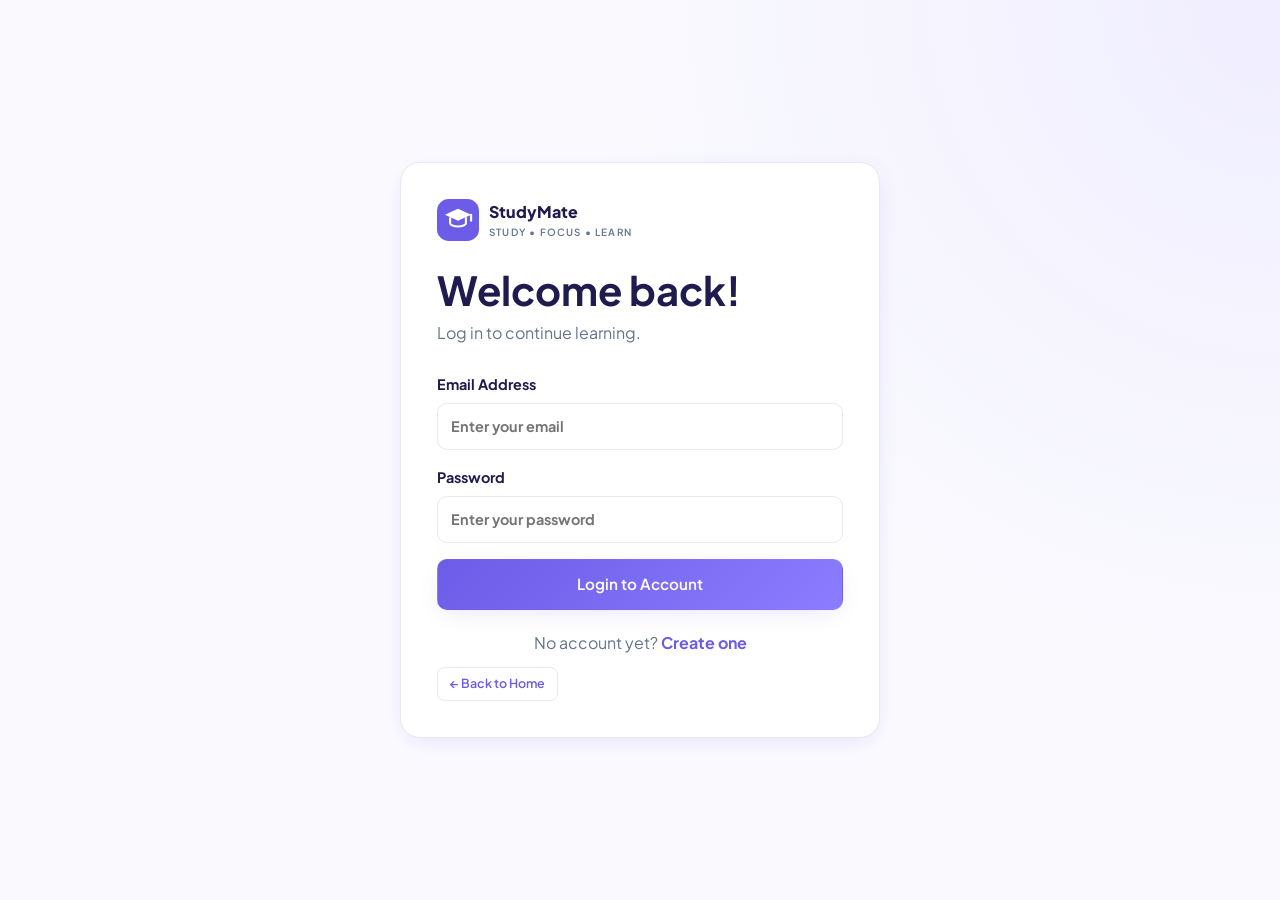
<file: pages/upload.html>
<!DOCTYPE html>
<html lang="en">
<head>
    <meta charset="UTF-8">
    <meta name="viewport" content="width=device-width, initial-scale=1.0">

    <title>Upload Materials | StudyMate</title>

    <!-- Google Fonts -->
    <link rel="preconnect" href="https://fonts.googleapis.com">
    <link rel="preconnect" href="https://fonts.gstatic.com" crossorigin>
    <link href="https://fonts.googleapis.com/css2?family=Plus+Jakarta+Sans:wght@400;500;600;700;800&display=swap" rel="stylesheet">

    <!-- CSS -->
    <link rel="stylesheet" href="../css/main.css">

    <!-- StudyMate JavaScript -->
    <script src="../js/studymate.js" defer></script>
</head>

<body>

    <!-- Header -->
    <header class="app-header">
        <div class="container app-header-inner">

            <a class="app-brand" href="../index.html">
                <img
                    src="../assets/icons/studymate-logo.svg"
                    width="38"
                    height="38"
                    alt="StudyMate Logo"
                >

                <span>
                    StudyMate
                    <small>STUDY • FOCUS • LEARN</small>
                </span>
            </a>

            <nav class="app-nav">
                <a href="dashboard.html">Dashboard</a>
                <a href="subjects.html">Subjects</a>
                <a href="schedule.html">Schedule</a>
                <a href="upload.html">Upload</a>

                <button
                    type="button"
                    class="btn btn-outline btn-sm"
                    data-logout
                >
                    Log Out
                </button>
            </nav>

        </div>
    </header>

    <!-- Main Content -->
    <main class="container page-shell">

        <!-- Page Heading -->
        <section class="page-heading">

            <p class="eyebrow">YOUR PERSONAL STUDY SPACE</p>

            <h1>Upload Materials</h1>

            <p>
                Upload your lesson materials and organize your
                study resources in one place.
            </p>

        </section>

        <!-- Upload Section -->
        <section class="content-card">

            <h2>Upload Your Lessons</h2>

            <p class="helper-text">
                Select the lesson files you want to add to your
                StudyMate account.
            </p>

            <form id="uploadForm" class="form-stack">

                <label for="material">
                    Choose Lesson Files

                    <input
                        type="file"
                        id="material"
                        name="material"
                        accept="
                            .txt,
                            .md,
                            .pdf,
                            .doc,
                            .docx,
                            .rtf,
                            .ppt,
                            .pptx,
                            .xls,
                            .xlsx,
                            .csv,
                            .jpg,
                            .jpeg,
                            .png,
                            .webp,
                            .mp4,
                            .mov,
                            .webm
                        "
                        multiple
                        required
                    >
                </label>

                
                <p class="helper-text">
                    You can select multiple files at once.
                </p>

                <button
                    type="submit"
                    class="btn btn-primary"
            >
                    Add to My Materials
                </button>

            </form>

        </section>

        <!-- Uploaded Materials -->
        <section class="content-card">

            <h2>My Uploaded Materials</h2>

            <p class="helper-text">
                Your uploaded lesson files will appear below.
            </p>

            <ul id="uploadedFiles" class="file-list">

                <li class="empty-state">
                    No materials uploaded yet.
                </li>

            </ul>

        </section>

        <!-- Information -->
        <p class="demo-note">
            StudyMate supports different types of learning materials.
            File content extraction and AI analysis depend on the
            supported processing features of each file type.
        </p>

        <!-- Page Navigation -->
        <div class="page-actions">

            <a
                href="dashboard.html"
                class="btn btn-outline"
            >
                Back to Dashboard
            </a>

            <a
                href="reviewer.html"
                class="btn btn-primary"
            >
                Open Reviewer
            </a>

        </div>

    </main>

    <!-- Footer -->
    <footer class="app-footer">

        <div class="container">
            © 2026 StudyMate | STUDY • FOCUS • LEARN
        </div>

    </footer>

</body>
</html>
</file>
<file: css/main.css>
/* StudyMate Design Tokens */
:root {
    --primary: #6c5ce7;
    --primary-glow: #8c7cff;
    --primary-soft: #f0eeff;
    --primary-ring: rgba(108, 92, 231, 0.35);

    --background: #fafafe;
    --surface: #ffffff;
    --foreground: #1f1b4e;
    --muted: #64748b;
    --border: #e9e8f2;
    --input: #ecebf6;

    --success: #16a34a;
    --warning: #f59e0b;
    --danger: #e5484d;

    --radius: 14px;
    --radius-sm: 10px;
    --radius-lg: 20px;

    --shadow-soft: 0 6px 24px -8px rgba(108, 92, 231, 0.22);
    --shadow-card: 0 2px 14px -4px rgba(31, 27, 78, 0.08);

    --gradient-primary: linear-gradient(135deg, var(--primary), var(--primary-glow));

    --font-sans: "Plus Jakarta Sans", ui-sans-serif, system-ui, -apple-system,
        "Segoe UI", Roboto, sans-serif;
}

/* Reset */
*,
*::before,
*::after {
    box-sizing: border-box;
    margin: 0;
    padding: 0;
}

html {
    scroll-behavior: smooth;
}

body {
    font-family: var(--font-sans);
    background-color: var(--background);
    color: var(--foreground);
    line-height: 1.6;
    -webkit-font-smoothing: antialiased;
    -moz-osx-font-smoothing: grayscale;
}

h1,
h2,
h3,
h4 {
    line-height: 1.2;
    font-weight: 700;
    color: var(--foreground);
}

a {
    color: inherit;
    text-decoration: none;
}

img {
    max-width: 100%;
    display: block;
}

button,
input,
select,
textarea {
    font: inherit;
}

/* Layout */
.container {
    width: 100%;
    max-width: 1120px;
    margin: 0 auto;
    padding: 0 24px;
}

.section {
    padding: 72px 0;
}

.section-muted {
    background: linear-gradient(180deg, #ffffff 0%, var(--primary-soft) 100%);
    border-top: 1px solid var(--border);
    border-bottom: 1px solid var(--border);
}

.section-head {
    text-align: center;
    max-width: 640px;
    margin: 0 auto 40px;
}

.section-title {
    font-size: clamp(1.6rem, 3vw, 2.1rem);
}

.section-sub {
    margin-top: 8px;
    color: var(--muted);
}

/* Homepage Header */
.site-header {
    position: sticky;
    top: 0;
    z-index: 50;
    background: rgba(255, 255, 255, 0.85);
    backdrop-filter: blur(12px);
    border-bottom: 1px solid var(--border);
}

.header-inner {
    display: flex;
    align-items: center;
    justify-content: space-between;
    gap: 24px;
    height: 72px;
}

.brand {
    display: inline-flex;
    align-items: center;
    gap: 12px;
}

.brand-mark {
    display: inline-flex;
    width: 40px;
    height: 40px;
}

.brand-mark svg {
    width: 100%;
    height: 100%;
}

.brand-text {
    display: flex;
    flex-direction: column;
    line-height: 1.1;
}

.brand-name {
    font-weight: 800;
    font-size: 1.15rem;
    letter-spacing: -0.01em;
    color: var(--foreground);
}

.brand-tag {
    font-size: 0.62rem;
    font-weight: 600;
    letter-spacing: 0.14em;
    color: var(--muted);
}

.site-nav {
    display: flex;
    align-items: center;
    gap: 22px;
}

.nav-link {
    font-size: 0.92rem;
    font-weight: 500;
    color: var(--muted);
    transition: color 0.15s ease;
}

.nav-link:hover,
.nav-link.active {
    color: var(--primary);
}

.nav-cta {
    color: #fff;
}

/* Buttons */
.btn {
    display: inline-flex;
    align-items: center;
    justify-content: center;
    gap: 8px;
    padding: 12px 22px;
    border-radius: var(--radius-sm);
    font-family: inherit;
    font-size: 0.95rem;
    font-weight: 600;
    border: 1px solid transparent;
    cursor: pointer;
    transition: transform 0.12s ease, box-shadow 0.15s ease,
        background-color 0.15s ease, color 0.15s ease;
    text-decoration: none;
}

.btn:hover {
    transform: translateY(-1px);
}

.btn:active {
    transform: translateY(0);
}

.btn-sm {
    padding: 9px 16px;
    font-size: 0.875rem;
}

.btn-primary {
    background: var(--gradient-primary);
    color: #fff;
    box-shadow: var(--shadow-soft);
}

.btn-primary:hover {
    box-shadow: 0 10px 28px -8px rgba(108, 92, 231, 0.4);
}

.btn-ghost {
    background: transparent;
    color: var(--primary);
    border-color: var(--border);
}

.btn-ghost:hover {
    background: var(--primary-soft);
}

.btn-outline {
    background: var(--surface);
    color: var(--primary);
    border-color: var(--border);
}

.btn-outline:hover {
    background: var(--primary-soft);
    border-color: var(--primary);
}

.btn-light {
    background: #fff;
    color: var(--primary);
    box-shadow: var(--shadow-soft);
}

.btn-light:hover {
    box-shadow: 0 10px 28px -8px rgba(255, 255, 255, 0.5);
}

.btn-full {
    width: 100%;
    min-height: 48px;
}

/* Homepage Hero */
.hero {
    padding: 72px 0 64px;
    background: radial-gradient(
        1200px 480px at 80% -10%,
        var(--primary-soft) 0%,
        transparent 60%
    ), var(--background);
}

.hero-inner {
    display: grid;
    grid-template-columns: 1.1fr 0.9fr;
    gap: 48px;
    align-items: center;
}

.eyebrow {
    display: inline-block;
    padding: 6px 14px;
    border-radius: 999px;
    background: var(--primary-soft);
    color: var(--primary);
    font-size: 0.78rem;
    font-weight: 600;
    letter-spacing: 0.04em;
    margin-bottom: 18px;
}

.hero h1 {
    font-size: clamp(2rem, 4vw, 2.8rem);
    font-weight: 800;
    letter-spacing: -0.02em;
}

.hero-headline {
    margin-top: 6px;
    font-size: clamp(1.3rem, 2.4vw, 1.7rem);
    color: var(--primary);
    font-weight: 700;
}

.hero-text {
    margin-top: 18px;
    color: var(--muted);
    max-width: 540px;
    font-size: 1.05rem;
}

.hero-actions {
    display: flex;
    flex-wrap: wrap;
    gap: 14px;
    margin-top: 28px;
}

/* Homepage Hero Visual */
.hero-visual {
    display: flex;
    flex-direction: column;
    align-items: center;
    gap: 14px;
    padding: 28px;
    background: var(--surface);
    border: 1px solid var(--border);
    border-radius: var(--radius-lg);
    box-shadow: var(--shadow-card);
}

.flow-card {
    display: flex;
    align-items: center;
    gap: 14px;
    width: 100%;
    padding: 16px 20px;
    background: var(--background);
    border: 1px solid var(--border);
    border-radius: var(--radius);
    transition: transform 0.15s ease, box-shadow 0.15s ease;
}

.flow-card:hover {
    transform: translateY(-2px);
    box-shadow: var(--shadow-card);
}

.flow-card-accent {
    background: var(--primary-soft);
    border-color: transparent;
}

.flow-emoji {
    font-size: 1.5rem;
    line-height: 1;
}

.flow-label {
    font-weight: 600;
    font-size: 0.95rem;
    color: var(--foreground);
}

.flow-arrow {
    color: var(--primary);
    font-size: 1.1rem;
    font-weight: 700;
}

/* Homepage Steps */
.steps {
    list-style: none;
    display: grid;
    grid-template-columns: repeat(4, 1fr);
    gap: 20px;
}

.step {
    background: var(--surface);
    border: 1px solid var(--border);
    border-radius: var(--radius);
    padding: 28px 22px;
    box-shadow: var(--shadow-card);
    transition: transform 0.15s ease, box-shadow 0.15s ease;
}

.step:hover {
    transform: translateY(-3px);
    box-shadow: var(--shadow-soft);
}

.step-num {
    display: inline-flex;
    align-items: center;
    justify-content: center;
    width: 36px;
    height: 36px;
    border-radius: 10px;
    background: var(--gradient-primary);
    color: #fff;
    font-weight: 700;
    font-size: 1rem;
    margin-bottom: 14px;
}

.step h3 {
    font-size: 1.1rem;
    margin-bottom: 6px;
}

.step p {
    color: var(--muted);
    font-size: 0.92rem;
}

/* Homepage Features */
.feature-grid {
    display: grid;
    grid-template-columns: repeat(4, 1fr);
    gap: 20px;
}

.feature-card {
    display: flex;
    flex-direction: column;
    gap: 10px;
    background: var(--surface);
    border: 1px solid var(--border);
    border-radius: var(--radius);
    padding: 24px;
    box-shadow: var(--shadow-card);
    transition: transform 0.15s ease, box-shadow 0.15s ease,
        border-color 0.15s ease;
}

.feature-card:hover {
    transform: translateY(-4px);
    box-shadow: var(--shadow-soft);
    border-color: var(--primary);
}

.feature-icon {
    display: inline-flex;
    align-items: center;
    justify-content: center;
    width: 48px;
    height: 48px;
    border-radius: 12px;
    background: var(--primary-soft);
    font-size: 1.4rem;
}

.feature-card h3 {
    font-size: 1.05rem;
}

.feature-card p {
    color: var(--muted);
    font-size: 0.9rem;
}

/* Homepage Explore */
.explore-grid {
    display: grid;
    grid-template-columns: repeat(2, 1fr);
    gap: 24px;
}

.explore-card {
    background: var(--surface);
    border: 1px solid var(--border);
    border-radius: var(--radius-lg);
    padding: 32px;
    box-shadow: var(--shadow-card);
}

.explore-card h3 {
    font-size: 1.25rem;
    margin-bottom: 8px;
}

.explore-card p {
    color: var(--muted);
    margin-bottom: 20px;
}

/* Homepage CTA */
.cta-band {
    background: var(--gradient-primary);
    padding: 72px 0;
    text-align: center;
}

.cta-inner {
    display: flex;
    flex-direction: column;
    align-items: center;
    gap: 12px;
}

.cta-band h2 {
    color: #fff;
    font-size: clamp(1.6rem, 3vw, 2.2rem);
}

.cta-band p {
    color: rgba(255, 255, 255, 0.9);
}

.cta-band .btn {
    margin-top: 12px;
}

/* Homepage Footer */
.site-footer {
    background: var(--surface);
    border-top: 1px solid var(--border);
    padding: 28px 0;
}

.footer-inner {
    display: flex;
    align-items: center;
    justify-content: space-between;
    gap: 16px;
    flex-wrap: wrap;
}

.footer-brand {
    font-weight: 800;
    color: var(--primary);
}

.site-footer p {
    color: var(--muted);
    font-size: 0.9rem;
}

/* Inner Page Header */
.app-header {
    position: sticky;
    top: 0;
    z-index: 20;
    background: rgba(255, 255, 255, 0.95);
    border-bottom: 1px solid var(--border);
}

.app-header-inner {
    min-height: 74px;
    display: flex;
    align-items: center;
    justify-content: space-between;
    gap: 18px;
}

.app-brand {
    display: flex;
    align-items: center;
    gap: 10px;
    font-weight: 800;
    color: var(--foreground);
}

.app-brand small {
    display: block;
    font-size: 0.62rem;
    font-weight: 600;
    letter-spacing: 0.12em;
    color: var(--muted);
}

.app-nav {
    display: flex;
    align-items: center;
    gap: 18px;
    flex-wrap: wrap;
}

.app-nav a {
    color: var(--muted);
    font-weight: 600;
    font-size: 0.9rem;
}

.app-nav a:hover {
    color: var(--primary);
}

/* Inner Page Layout */
.page-shell {
    padding-top: 42px;
    padding-bottom: 60px;
    min-height: calc(100vh - 130px);
}

.page-heading {
    margin-bottom: 28px;
}

.page-heading h1 {
    font-size: clamp(1.8rem, 4vw, 2.5rem);
    margin: 6px 0;
}

.page-heading > p:last-child,
.stat-card small,
.tool-card p,
.subject-card p {
    color: var(--muted);
}

/* Cards */
.content-card,
.stat-card,
.tool-card,
.subject-card,
.question-card {
    background: #fff;
    border: 1px solid var(--border);
    border-radius: var(--radius-lg);
    padding: 24px;
    box-shadow: var(--shadow-card);
}

.content-card {
    margin-bottom: 20px;
}

/* Dashboard */
.stats-grid {
    display: grid;
    grid-template-columns: repeat(3, 1fr);
    gap: 16px;
    margin-bottom: 22px;
}

.stat-card {
    display: grid;
    gap: 7px;
}

.stat-card strong {
    font-size: 1.8rem;
    color: var(--primary);
}

.tool-grid,
.subject-grid {
    display: grid;
    grid-template-columns: repeat(3, 1fr);
    gap: 16px;
    margin-top: 18px;
}

.tool-card,
.subject-card {
    display: block;
    transition: 0.18s;
}

.tool-card:hover,
.subject-card:hover {
    transform: translateY(-3px);
    border-color: var(--primary);
}

.tool-card h3,
.subject-card h2 {
    font-size: 1.05rem;
    margin: 9px 0 5px;
}

.subject-card > span,
.topic-tag {
    color: var(--primary);
    font-weight: 800;
}

.subject-card a,
.auth-note a,
.text-link {
    color: var(--primary);
    font-weight: 700;
}

.subject-card a {
    display: inline-block;
    margin-top: 14px;
}

.text-link {
    display: inline-block;
}

/* Page Actions and Footer */
.page-actions {
    display: flex;
    gap: 12px;
    flex-wrap: wrap;
    margin: 22px 0;
}

.app-footer {
    border-top: 1px solid var(--border);
    padding: 22px 0;
    color: var(--muted);
}

/* Forms and Authentication */
.auth-page {
    min-height: 100vh;
    background: radial-gradient(circle at top right, var(--primary-soft), transparent 45%),
        var(--background);
}

.auth-wrap {
    min-height: 100vh;
    display: grid;
    place-items: center;
    padding: 28px 16px;
}

.auth-card {
    width: min(100%, 480px);
    padding: 36px;
    background: #fff;
    border: 1px solid var(--border);
    border-radius: var(--radius-lg);
    box-shadow: var(--shadow-soft);
}

.auth-brand {
    margin-bottom: 25px;
}

.form-stack {
    display: grid;
    gap: 16px;
}

.form-stack label {
    display: grid;
    gap: 7px;
    font-size: 0.9rem;
    font-weight: 700;
}

.form-stack input,
.form-stack select,
.form-stack textarea {
    width: 100%;
    min-height: 46px;
    padding: 11px 13px;
    border: 1px solid var(--border);
    border-radius: var(--radius-sm);
    font: inherit;
    background: #fff;
    color: var(--foreground);
}

.form-stack input:focus,
.form-stack select:focus,
.form-stack textarea:focus {
    outline: 2px solid var(--primary-ring);
    border-color: var(--primary);
}

.auth-note {
    text-align: center;
    color: var(--muted);
    margin: 20px 0 12px;
}

.demo-note,
.helper-text {
    font-size: 0.82rem;
    color: var(--muted);
    margin-top: 14px;
}

/* Uploaded Files */
.file-list,
.reminder-list {
    list-style: none;
    display: grid;
    gap: 10px;
}

.file-row {
    display: flex;
    align-items: center;
    justify-content: space-between;
    gap: 10px;
    padding: 12px;
    border: 1px solid var(--border);
    border-radius: 10px;
}

.empty-state {
    color: var(--muted);
    text-align: center;
    padding: 30px 20px;
}

.empty-state h2 {
    color: var(--foreground);
    margin-bottom: 10px;
}

.empty-state p {
    margin-bottom: 18px;
}

/* Quiz Information */
.quiz-info-card {
    display: flex;
    align-items: center;
    justify-content: space-between;
    gap: 20px;
    padding: 26px;
    margin-bottom: 22px;
    background: linear-gradient(135deg, #ffffff, var(--primary-soft));
    border: 1px solid var(--border);
    border-radius: var(--radius-lg);
    box-shadow: var(--shadow-card);
}

.quiz-info-card h2 {
    font-size: 1.35rem;
    margin: 5px 0;
}

.quiz-info-card p {
    color: var(--muted);
    font-size: 0.92rem;
}

.quiz-label {
    color: var(--primary);
    font-size: 0.72rem;
    font-weight: 800;
    letter-spacing: 0.1em;
}

.quiz-total {
    min-width: 88px;
    min-height: 88px;
    display: flex;
    flex-direction: column;
    align-items: center;
    justify-content: center;
    background: #fff;
    border: 1px solid var(--border);
    border-radius: 16px;
}

.quiz-total strong {
    font-size: 1.8rem;
    color: var(--primary);
    line-height: 1.1;
}

.quiz-total span {
    color: var(--muted);
    font-size: 0.75rem;
}

/* Quiz Questions */
.quiz-form {
    display: grid;
    gap: 18px;
}

.question-card {
    min-width: 0;
    padding: 25px;
    transition: border-color 0.2s ease, box-shadow 0.2s ease;
}

.question-card:focus-within {
    border-color: var(--primary);
    box-shadow: var(--shadow-soft);
}

.question-card legend {
    width: 100%;
    padding: 0 0 16px;
    font-size: 1.02rem;
    font-weight: 800;
    line-height: 1.5;
}

.question-number {
    display: block;
    margin-bottom: 7px;
    color: var(--primary);
    font-size: 0.7rem;
    font-weight: 800;
    letter-spacing: 0.1em;
}

.question-card label {
    display: flex;
    align-items: center;
    gap: 12px;
    padding: 13px 15px;
    margin-top: 9px;
    color: var(--muted);
    background: #fff;
    border: 1px solid var(--border);
    border-radius: var(--radius-sm);
    cursor: pointer;
    transition: 0.18s ease;
}

.question-card label:hover {
    background: var(--primary-soft);
    border-color: var(--primary-glow);
    color: var(--foreground);
}

.question-card input[type="radio"] {
    width: 17px;
    height: 17px;
    flex: 0 0 17px;
    accent-color: var(--primary);
    cursor: pointer;
}

.question-card label:has(input:checked) {
    background: var(--primary-soft);
    border-color: var(--primary);
    color: var(--foreground);
    font-weight: 600;
}

.quiz-actions {
    display: flex;
    justify-content: space-between;
    align-items: center;
    gap: 12px;
    flex-wrap: wrap;
    padding: 8px 0 20px;
}

.quiz-empty-icon {
    font-size: 2.8rem;
    margin-bottom: 12px;
}

/* Quiz Results */
.result-card {
    text-align: center;
}

.result-icon {
    font-size: 3rem;
}

.result-card h2 {
    margin: 12px 0;
}

.result-card > p {
    color: var(--muted);
}

/* Tables */
.table-scroll {
    overflow-x: auto;
    margin-top: 18px;
}

.data-table {
    width: 100%;
    min-width: 500px;
    border-collapse: collapse;
}

.data-table th,
.data-table td {
    text-align: left;
    padding: 12px;
    border-bottom: 1px solid var(--border);
}

.data-table th {
    background: var(--primary-soft);
}

/* Reviewer */
.lesson-block + .lesson-block {
    border-top: 1px solid var(--border);
    margin-top: 22px;
    padding-top: 22px;
}

.lesson-block h2 {
    margin: 8px 0;
}

.lesson-block p {
    color: var(--muted);
}

/* Flashcards */
.flashcard-grid {
    display: grid;
    grid-template-columns: repeat(2, 1fr);
    gap: 16px;
}

.flashcard-item {
    background: #fff;
    border: 1px solid var(--border);
    border-radius: var(--radius-lg);
    padding: 22px;
    box-shadow: var(--shadow-card);
}

.flashcard-item summary {
    cursor: pointer;
    list-style: none;
    display: grid;
    gap: 9px;
}

.flashcard-item summary::-webkit-details-marker {
    display: none;
}

.flashcard-item summary span {
    font-size: 0.75rem;
    color: var(--primary);
    font-weight: 800;
}

.flashcard-item summary small {
    color: var(--muted);
}

.flashcard-item[open] {
    border-color: var(--primary);
}

.flashcard-item > p {
    border-top: 1px solid var(--border);
    margin-top: 14px;
    padding-top: 12px;
    color: var(--muted);
}

/* Reminders */
.reminder-list li {
    padding-left: 24px;
    position: relative;
    color: var(--muted);
}

.reminder-list li:before {
    content: "✓";
    position: absolute;
    left: 0;
    color: var(--success);
}

/* StudyMate Hero Image - Jeadine */
.hero-visual--image {
    display: flex;
    align-items: center;
    justify-content: center;
    width: 100%;
    max-width: 620px;
    min-width: 0;
    min-height: 0;
    padding: 0;
    background: transparent;
    border: none;
    border-radius: 0;
    box-shadow: none;
    overflow: visible;
}

.hero-visual--image .hero-image {
    display: block;
    width: 100%;
    max-width: 620px;
    height: auto;
    object-fit: contain;
    border: none;
    border-radius: 16px;
    box-shadow: none;
}

/* Back Button */
.back-button {
    display: inline-flex;
    align-items: center;
    justify-content: center;
    width: fit-content;
    min-width: unset;
    min-height: unset;
    padding: 6px 12px;
    background: #ffffff;
    color: var(--primary);
    border: 1px solid var(--border);
    border-radius: 8px;
    font-size: 0.78rem;
    font-weight: 600;
    transition: all 0.2s ease;
}

.back-button:hover {
    background: var(--primary-soft);
    border-color: var(--primary);
}

/* Multi Select Dropdown */
.schedule-days-group {
    position: relative;
    width: 100%;
}

.day-selection-label {
    display: block;
    margin-bottom: 8px;
    color: var(--foreground);
    font-size: 0.9rem;
    font-weight: 700;
}

.multi-select {
    position: relative;
    width: 100%;
    margin-top: 0;
}

.multi-select-trigger {
    width: 100%;
    min-height: 48px;
    padding: 12px 15px;
    display: flex;
    align-items: center;
    justify-content: space-between;
    gap: 10px;
    background: var(--surface);
    border: 1px solid var(--border);
    border-radius: var(--radius-sm);
    color: var(--muted);
    font-family: var(--font-sans);
    font-size: 0.9rem;
    text-align: left;
    cursor: pointer;
    transition: border-color 0.2s ease, box-shadow 0.2s ease;
}

.multi-select-trigger:hover,
.multi-select-trigger:focus {
    border-color: var(--primary);
    outline: none;
    box-shadow: 0 0 0 3px var(--primary-ring);
}

.dropdown-arrow {
    flex-shrink: 0;
    color: var(--primary);
    font-size: 18px;
    line-height: 1;
    transition: transform 0.2s ease;
}

.multi-select-trigger[aria-expanded="true"] .dropdown-arrow {
    transform: rotate(180deg);
}

.multi-select-options {
    position: absolute;
    top: calc(100% + 8px);
    left: 0;
    width: 100%;
    display: grid;
    grid-template-columns: repeat(2, minmax(0, 1fr));
    gap: 6px;
    padding: 10px;
    background: var(--surface);
    border: 1px solid var(--border);
    border-radius: var(--radius);
    box-shadow: var(--shadow-soft);
    z-index: 100;
}

.multi-select-options[hidden] {
    display: none;
}

/* Keep checkbox and day name in one row */
.form-stack .multi-select-option {
    display: flex;
    flex-direction: row;
    align-items: center;
    justify-content: flex-start;
    gap: 9px;
    min-width: 0;
    min-height: 40px;
    padding: 9px 10px;
    margin: 0;
    background: transparent;
    border: 1px solid transparent;
    border-radius: 9px;
    color: var(--foreground);
    font-size: 0.82rem;
    font-weight: 500;
    cursor: pointer;
    transition: background 0.2s ease, border-color 0.2s ease;
}

.form-stack .multi-select-option:hover {
    background: var(--primary-soft);
}

.form-stack .multi-select-option input[type="checkbox"] {
    display: inline-block;
    width: 16px;
    height: 16px;
    min-width: 16px;
    min-height: 16px;
    flex: 0 0 16px;
    margin: 0;
    padding: 0;
    border: none;
    border-radius: 4px;
    background: transparent;
    accent-color: var(--primary);
    cursor: pointer;
}

.form-stack .multi-select-option input[type="checkbox"]:focus {
    outline: 2px solid var(--primary-ring);
    outline-offset: 2px;
}

.form-stack .multi-select-option:has(input:checked) {
    background: var(--primary-soft);
    border-color: rgba(108, 92, 231, 0.2);
    color: var(--primary);
    font-weight: 700;
}

.day-selection-hint {
    display: block;
    margin-top: 7px;
    color: var(--muted);
    font-size: 0.78rem;
}

/* Responsive Design */
@media (max-width: 960px) {
    .hero-inner {
        grid-template-columns: 1fr;
    }

    .hero-visual {
        order: -1;
    }

    .feature-grid {
        grid-template-columns: repeat(2, 1fr);
    }

    .steps {
        grid-template-columns: repeat(2, 1fr);
    }

    .hero-visual--image {
        order: -1;
        max-width: 100%;
        margin-top: 25px;
    }

    .hero-visual--image .hero-image {
        max-width: 550px;
    }
}

@media (max-width: 760px) {
    .app-header-inner {
        align-items: flex-start;
        flex-direction: column;
        padding: 14px 0;
    }

    .app-nav {
        gap: 12px;
    }

    .stats-grid {
        grid-template-columns: 1fr;
    }

    .tool-grid,
    .subject-grid,
    .flashcard-grid {
        grid-template-columns: 1fr;
    }

    .auth-card {
        padding: 26px 20px;
    }

    .page-shell {
        padding-top: 30px;
    }
}

@media (max-width: 640px) {
    .header-inner {
        height: auto;
        padding: 14px 0;
        flex-wrap: wrap;
    }

    .site-nav {
        gap: 14px;
        flex-wrap: wrap;
        justify-content: flex-end;
    }

    .nav-cta {
        display: none;
    }

    .section {
        padding: 56px 0;
    }

    .feature-grid,
    .explore-grid,
    .steps {
        grid-template-columns: 1fr;
    }

    .cta-band {
        padding: 56px 0;
    }

    .quiz-info-card {
        align-items: flex-start;
        padding: 20px;
    }

    .quiz-total {
        min-width: 70px;
        min-height: 70px;
    }

    .question-card {
        padding: 18px;
    }

    .question-card label {
        padding: 12px;
        font-size: 0.9rem;
    }

    .quiz-actions {
        flex-direction: column-reverse;
        align-items: stretch;
    }

    .quiz-actions .btn {
        width: 100%;
    }

    .hero-visual--image {
        width: 100%;
        margin-top: 15px;
    }

    .hero-visual--image .hero-image {
        width: 100%;
        border-radius: 14px;
    }
}

@media (max-width: 480px) {
    .multi-select-options {
        gap: 4px;
        padding: 8px;
    }

    .form-stack .multi-select-option {
        gap: 7px;
        min-height: 38px;
        padding: 8px 6px;
        font-size: 0.75rem;
    }
}
</file>
